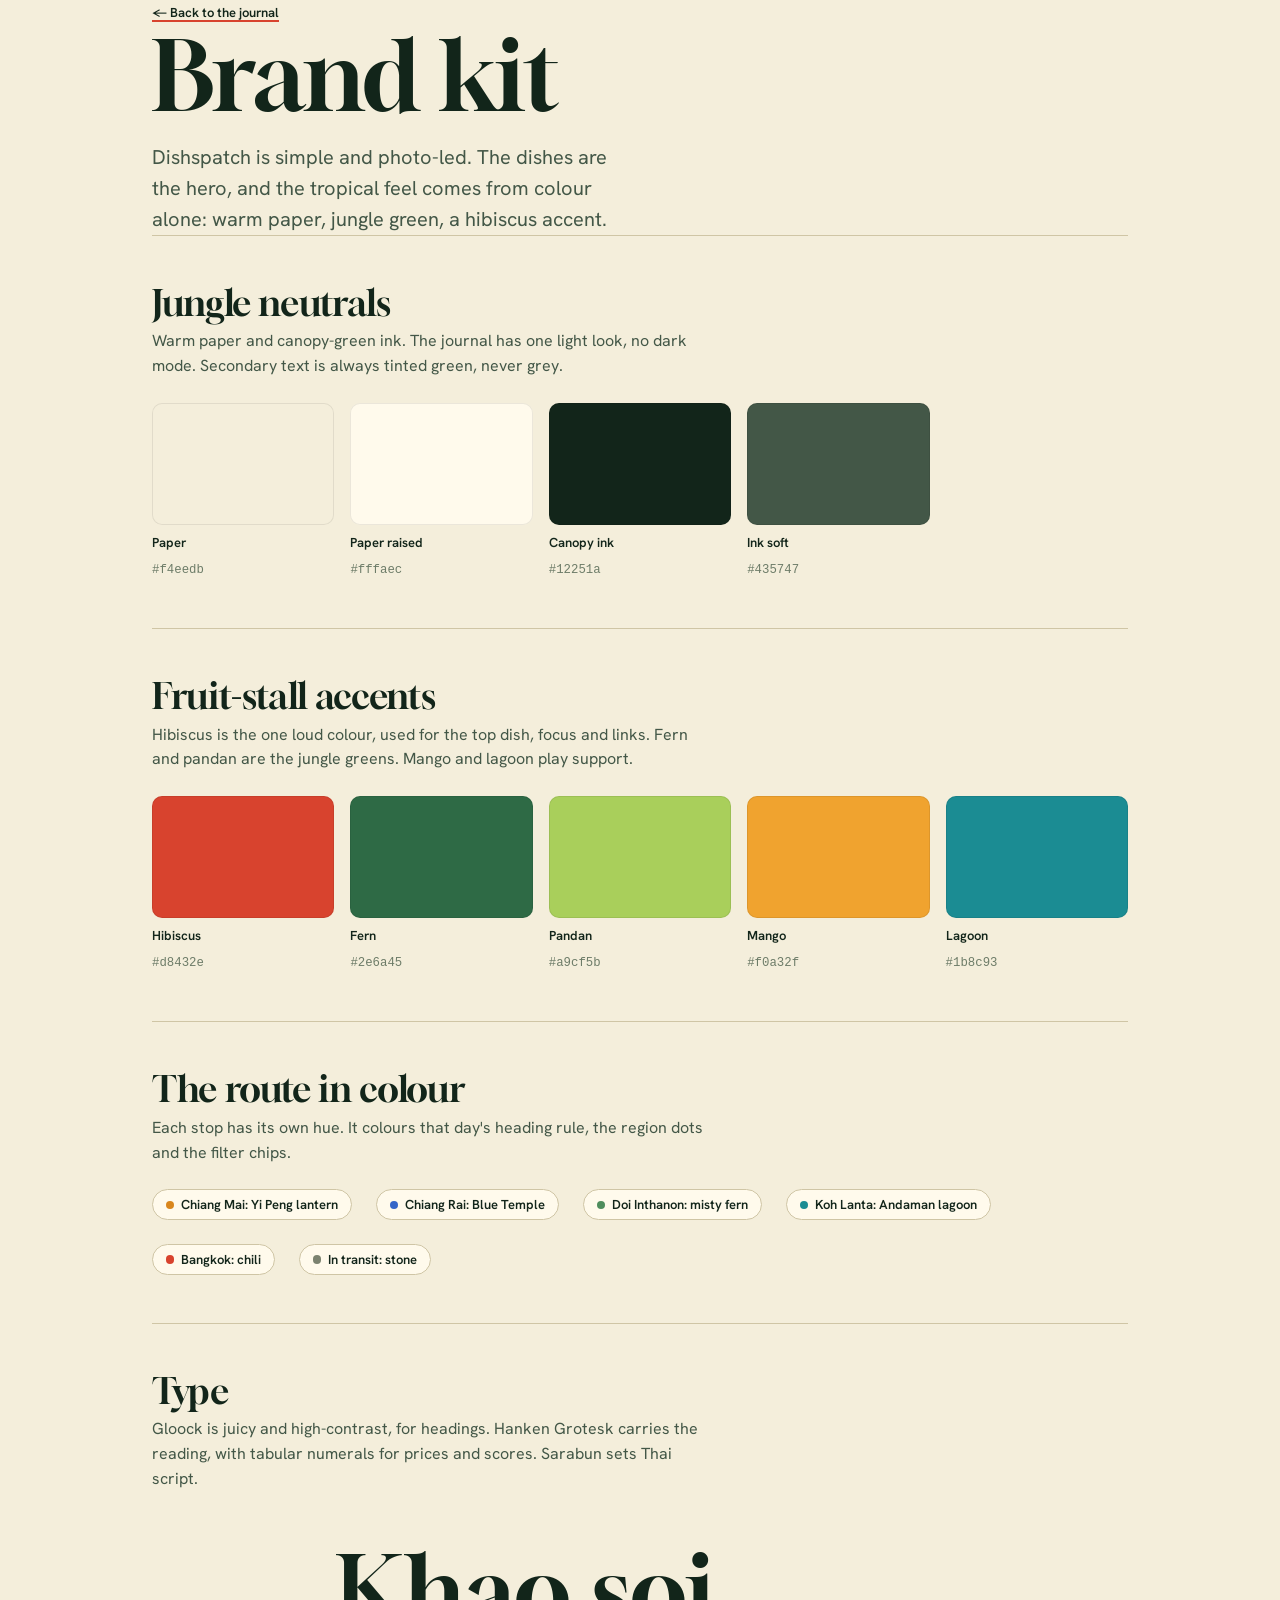
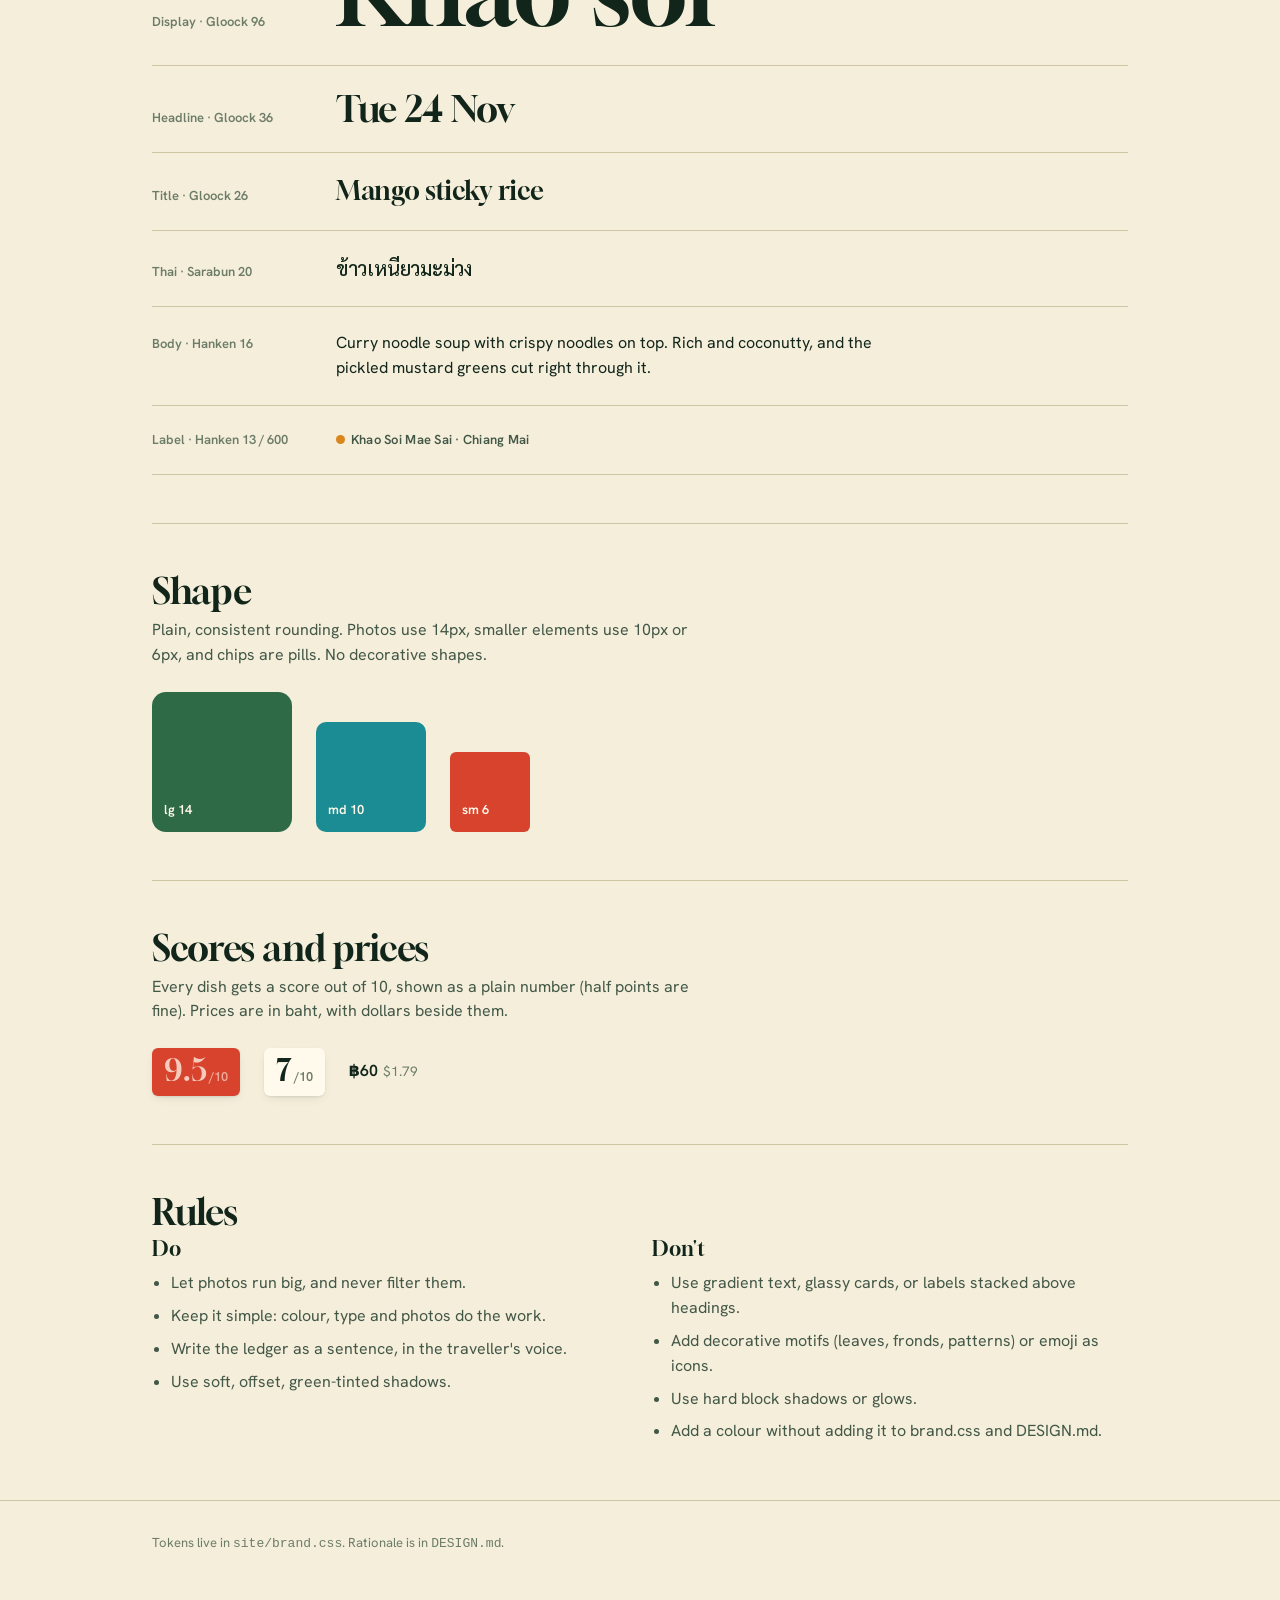
<file: site/brand.html>
<!doctype html>
<html lang="en">
<head>
<meta charset="utf-8">
<meta name="viewport" content="width=device-width, initial-scale=1">
<title>Dishspatch Brand Kit</title>
<link rel="preconnect" href="https://fonts.googleapis.com">
<link rel="preconnect" href="https://fonts.gstatic.com" crossorigin>
<link href="https://fonts.googleapis.com/css2?family=Gloock&family=Hanken+Grotesk:wght@400;500;600;700&family=Sarabun:wght@400;500&display=swap" rel="stylesheet">
<link rel="stylesheet" href="brand.css">
<style>
  .wrap { max-width: 1040px; margin: 0 auto; padding: 0 16px; }
  @media (min-width: 720px) { .wrap { padding: 0 32px; } }
  header { padding: var(--s-8) 0 var(--s-6); }
  header h1 { font-size: var(--step-5); }
  header p { color: var(--ink-soft); font-size: var(--step-1); max-width: 44ch; margin: var(--s-4) 0 0; }
  header a { font-size: var(--step--1); font-weight: 600; }
  section { padding: var(--s-7) 0; border-top: 1px solid var(--rule); }
  section > h2 { font-size: var(--step-3); margin-bottom: var(--s-2); }
  section > p { color: var(--ink-soft); max-width: 62ch; margin: 0 0 var(--s-5); }
  .swatches { display: grid; gap: var(--s-4); grid-template-columns: repeat(auto-fill, minmax(150px, 1fr)); }
  .sw { display: flex; flex-direction: column; gap: var(--s-2); font-size: var(--step--1); }
  .sw div { aspect-ratio: 3 / 2; border-radius: var(--radius-md); background: var(--c); box-shadow: inset 0 0 0 1px rgb(0 0 0 / .08); }
  .sw b { font-weight: 600; }
  .sw code { color: var(--ink-faint); font-size: .95em; }
  .type-row { display: grid; grid-template-columns: 1fr; gap: var(--s-2); padding: var(--s-5) 0; border-bottom: 1px solid var(--rule); }
  @media (min-width: 720px) { .type-row { grid-template-columns: 11rem 1fr; align-items: baseline; } }
  .type-row .meta { font-size: var(--step--1); color: var(--ink-faint); font-weight: 600; }
  .shapes { display: flex; flex-wrap: wrap; gap: var(--s-5); align-items: end; }
  .shape { width: 140px; aspect-ratio: 1; background: var(--fern); display: grid; place-items: end start; padding: var(--s-3); color: var(--paper-raised); font-size: var(--step--1); font-weight: 600; }
  .demo { display: flex; flex-wrap: wrap; gap: var(--s-5); align-items: center; }
  .badge-demo { background: var(--paper-raised); padding: .45em .75em .4em; border-radius: var(--radius-sm); box-shadow: var(--shadow-1); }
  .badge-demo.top { background: var(--hibiscus); color: var(--on-accent); }
  .badge-demo.top span { color: inherit; opacity: .75; }
  .rules { display: grid; gap: var(--s-5); grid-template-columns: 1fr; }
  @media (min-width: 720px) { .rules { grid-template-columns: 1fr 1fr; } }
  .rules ul { margin: 0; padding-left: 1.2em; color: var(--ink-soft); }
  .rules li { margin-bottom: var(--s-2); }
  .rules h3 { font-size: var(--step-1); margin-bottom: var(--s-3); }
  footer { padding: var(--s-6) 0 var(--s-8); color: var(--ink-faint); font-size: var(--step--1); border-top: 1px solid var(--rule); }
</style>
</head>
<body>
<header class="wrap">
  <a href="index.html">← Back to the journal</a>
  <h1>Brand kit</h1>
  <p>Dishspatch is simple and photo-led. The dishes are the hero, and the tropical feel comes from colour alone: warm paper, jungle green, a hibiscus accent.</p>
</header>

<main class="wrap">
  <section>
    <h2>Jungle neutrals</h2>
    <p>Warm paper and canopy-green ink. The journal has one light look, no dark mode. Secondary text is always tinted green, never grey.</p>
    <div class="swatches">
      <div class="sw" style="--c:#f4eedb"><div></div><b>Paper</b><code>#f4eedb</code></div>
      <div class="sw" style="--c:#fffaec"><div></div><b>Paper raised</b><code>#fffaec</code></div>
      <div class="sw" style="--c:#12251a"><div></div><b>Canopy ink</b><code>#12251a</code></div>
      <div class="sw" style="--c:#435747"><div></div><b>Ink soft</b><code>#435747</code></div>
    </div>
  </section>

  <section>
    <h2>Fruit-stall accents</h2>
    <p>Hibiscus is the one loud colour, used for the top dish, focus and links. Fern and pandan are the jungle greens. Mango and lagoon play support.</p>
    <div class="swatches">
      <div class="sw" style="--c:#d8432e"><div></div><b>Hibiscus</b><code>#d8432e</code></div>
      <div class="sw" style="--c:#2e6a45"><div></div><b>Fern</b><code>#2e6a45</code></div>
      <div class="sw" style="--c:#a9cf5b"><div></div><b>Pandan</b><code>#a9cf5b</code></div>
      <div class="sw" style="--c:#f0a32f"><div></div><b>Mango</b><code>#f0a32f</code></div>
      <div class="sw" style="--c:#1b8c93"><div></div><b>Lagoon</b><code>#1b8c93</code></div>
    </div>
  </section>

  <section>
    <h2>The route in colour</h2>
    <p>Each stop has its own hue. It colours that day's heading rule, the region dots and the filter chips.</p>
    <div class="demo">
      <span class="chip" data-region="chiang-mai">Chiang Mai: Yi Peng lantern</span>
      <span class="chip" data-region="chiang-rai">Chiang Rai: Blue Temple</span>
      <span class="chip" data-region="doi-inthanon">Doi Inthanon: misty fern</span>
      <span class="chip" data-region="koh-lanta">Koh Lanta: Andaman lagoon</span>
      <span class="chip" data-region="bangkok">Bangkok: chili</span>
      <span class="chip" data-region="transit">In transit: stone</span>
    </div>
  </section>

  <section>
    <h2>Type</h2>
    <p>Gloock is juicy and high-contrast, for headings. Hanken Grotesk carries the reading, with tabular numerals for prices and scores. Sarabun sets Thai script.</p>
    <div class="type-row"><span class="meta">Display · Gloock 96</span><h1 style="font-size:var(--step-5)">Khao soi</h1></div>
    <div class="type-row"><span class="meta">Headline · Gloock 36</span><h2 style="font-size:var(--step-3)">Tue 24 Nov</h2></div>
    <div class="type-row"><span class="meta">Title · Gloock 26</span><h3 style="font-size:var(--step-2)">Mango sticky rice</h3></div>
    <div class="type-row"><span class="meta">Thai · Sarabun 20</span><p lang="th" style="margin:0;font:500 var(--step-1) 'Sarabun',sans-serif">ข้าวเหนียวมะม่วง</p></div>
    <div class="type-row"><span class="meta">Body · Hanken 16</span><p style="margin:0;max-width:60ch">Curry noodle soup with crispy noodles on top. Rich and coconutty, and the pickled mustard greens cut right through it.</p></div>
    <div class="type-row"><span class="meta">Label · Hanken 13 / 600</span><span class="region-tag" data-region="chiang-mai">Khao Soi Mae Sai · Chiang Mai</span></div>
  </section>

  <section>
    <h2>Shape</h2>
    <p>Plain, consistent rounding. Photos use 14px, smaller elements use 10px or 6px, and chips are pills. No decorative shapes.</p>
    <div class="shapes">
      <div class="shape" style="border-radius:var(--radius-lg)">lg 14</div>
      <div class="shape" style="border-radius:var(--radius-md);width:110px;background:var(--lagoon)">md 10</div>
      <div class="shape" style="border-radius:var(--radius-sm);width:80px;background:var(--hibiscus)">sm 6</div>
    </div>
  </section>

  <section>
    <h2>Scores and prices</h2>
    <p>Every dish gets a score out of 10, shown as a plain number (half points are fine). Prices are in baht, with dollars beside them.</p>
    <div class="demo">
      <span class="badge-demo top"><span class="rating"><b>9.5</b><span>/10</span></span></span>
      <span class="badge-demo"><span class="rating"><b>7</b><span>/10</span></span></span>
      <span class="price">฿60<small>$1.79</small></span>
    </div>
  </section>

  <section>
    <h2>Rules</h2>
    <div class="rules">
      <div><h3>Do</h3><ul>
        <li>Let photos run big, and never filter them.</li>
        <li>Keep it simple: colour, type and photos do the work.</li>
        <li>Write the ledger as a sentence, in the traveller's voice.</li>
        <li>Use soft, offset, green-tinted shadows.</li>
      </ul></div>
      <div><h3>Don't</h3><ul>
        <li>Use gradient text, glassy cards, or labels stacked above headings.</li>
        <li>Add decorative motifs (leaves, fronds, patterns) or emoji as icons.</li>
        <li>Use hard block shadows or glows.</li>
        <li>Add a colour without adding it to brand.css and DESIGN.md.</li>
      </ul></div>
    </div>
  </section>
</main>
<footer><div class="wrap">Tokens live in <code>site/brand.css</code>. Rationale is in <code>DESIGN.md</code>.</div></footer>
</body>
</html>
</file>
<file: site/brand.css>
/* Dishspatch — brand tokens + shared components.
   Source of truth for colour/type/shape. DESIGN.md documents these; change them here first. */

:root {
  /* Jungle neutrals: banana-leaf paper, canopy ink. Light only — no dark mode. */
  --paper: #f4eedb;
  --paper-raised: #fffaec;
  --paper-sunk: #e9e1c7;
  --ink: #12251a;
  --ink-soft: #435747;
  --ink-faint: #6d7c68;
  --rule: #cfc5a5;

  /* Tropical accents */
  --hibiscus: #d8432e;      /* primary accent: ratings, focus, links */
  --hibiscus-deep: #a92f1f;
  --mango: #f0a32f;
  --pandan: #a9cf5b;
  --fern: #2e6a45;
  --lagoon: #1b8c93;

  /* Region colours (one per stop on the route) */
  --r-transit: #7b826f;
  --r-bangkok: #d8432e;
  --r-chiang-mai: #d9861c;
  --r-chiang-rai: #3566c8;
  --r-doi-inthanon: #4f8d5d;
  --r-koh-lanta: #1b8c93;

  --on-accent: #fffaec;

  /* Type */
  --font-display: "Gloock", "Iowan Old Style", Georgia, serif;
  --font-body: "Hanken Grotesk", system-ui, sans-serif;
  --step--1: 0.8125rem;
  --step-0: 1rem;
  --step-1: 1.25rem;
  --step-2: 1.625rem;
  --step-3: 2.25rem;
  --step-4: clamp(2.75rem, 7vw, 4.5rem);
  --step-5: clamp(3.5rem, 13vw, 6rem);

  /* Shape: plain, consistent rounding */
  --radius-lg: 14px;
  --radius-md: 10px;
  --radius-sm: 6px;
  --pill: 999px;

  /* Space */
  --s-1: 4px; --s-2: 8px; --s-3: 12px; --s-4: 16px; --s-5: 24px; --s-6: 32px; --s-7: 48px; --s-8: 72px;

  /* Depth: soft, green-tinted, always offset */
  --shadow-1: 0 1px 2px rgb(18 37 26 / .08), 0 4px 12px -4px rgb(18 37 26 / .12);
  --shadow-2: 0 2px 4px rgb(18 37 26 / .08), 0 18px 40px -16px rgb(18 37 26 / .35);

  --ease-out: cubic-bezier(.16, 1, .3, 1);
  color-scheme: light;
}

/* Base */
*, *::before, *::after { box-sizing: border-box; }
html { -webkit-text-size-adjust: 100%; scrollbar-color: var(--fern) var(--paper-sunk); }
body {
  margin: 0; background: var(--paper); color: var(--ink);
  font: 400 var(--step-0)/1.55 var(--font-body);
  font-variant-numeric: tabular-nums;
}
::selection { background: var(--pandan); color: #12251a; }
:focus-visible { outline: 2px solid var(--hibiscus); outline-offset: 3px; border-radius: 4px; }
a { color: inherit; text-decoration-color: var(--hibiscus); text-underline-offset: .2em; text-decoration-thickness: 1.5px; }
img { display: block; max-width: 100%; }
h1, h2, h3 { font-family: var(--font-display); font-weight: 400; line-height: 1.05; letter-spacing: -0.01em; margin: 0; text-wrap: balance; }

/* Region tag: dot + name, colour from data-region */
[data-region] { --r: var(--r-transit); }
[data-region="bangkok"] { --r: var(--r-bangkok); }
[data-region="chiang-mai"] { --r: var(--r-chiang-mai); }
[data-region="chiang-rai"] { --r: var(--r-chiang-rai); }
[data-region="doi-inthanon"] { --r: var(--r-doi-inthanon); }
[data-region="koh-lanta"] { --r: var(--r-koh-lanta); }

.region-tag {
  display: inline-flex; align-items: center; gap: .45em;
  font-size: var(--step--1); font-weight: 600; letter-spacing: .02em; color: var(--ink-soft);
}
.region-tag::before { content: ""; width: .7em; height: .7em; border-radius: 50%; background: var(--r); }

/* Chip (filters) */
.chip {
  appearance: none; border: 1.5px solid var(--rule); background: var(--paper-raised); color: var(--ink);
  font: 600 var(--step--1)/1 var(--font-body); padding: .6em 1em; border-radius: var(--pill);
  cursor: pointer; display: inline-flex; align-items: center; gap: .5em; white-space: nowrap;
  transition: background .2s var(--ease-out), border-color .2s var(--ease-out);
}
.chip:hover { border-color: var(--ink-faint); }
.chip[aria-pressed="true"] { background: var(--ink); border-color: var(--ink); color: var(--paper); }
.chip[data-region]::before { content: ""; width: .65em; height: .65em; border-radius: 50%; background: var(--r); }

/* Rating: number out of 10 */
.rating { display: inline-flex; align-items: baseline; gap: .15em; font-family: var(--font-display); line-height: 1; }
.rating b { font-weight: 400; font-size: 1.9em; }
.rating span { font-family: var(--font-body); font-size: .8em; font-weight: 600; color: var(--ink-faint); }

/* Price */
.price { font-weight: 600; }
.price small { font-weight: 400; color: var(--ink-faint); font-size: .85em; margin-left: .35em; }
</file>
